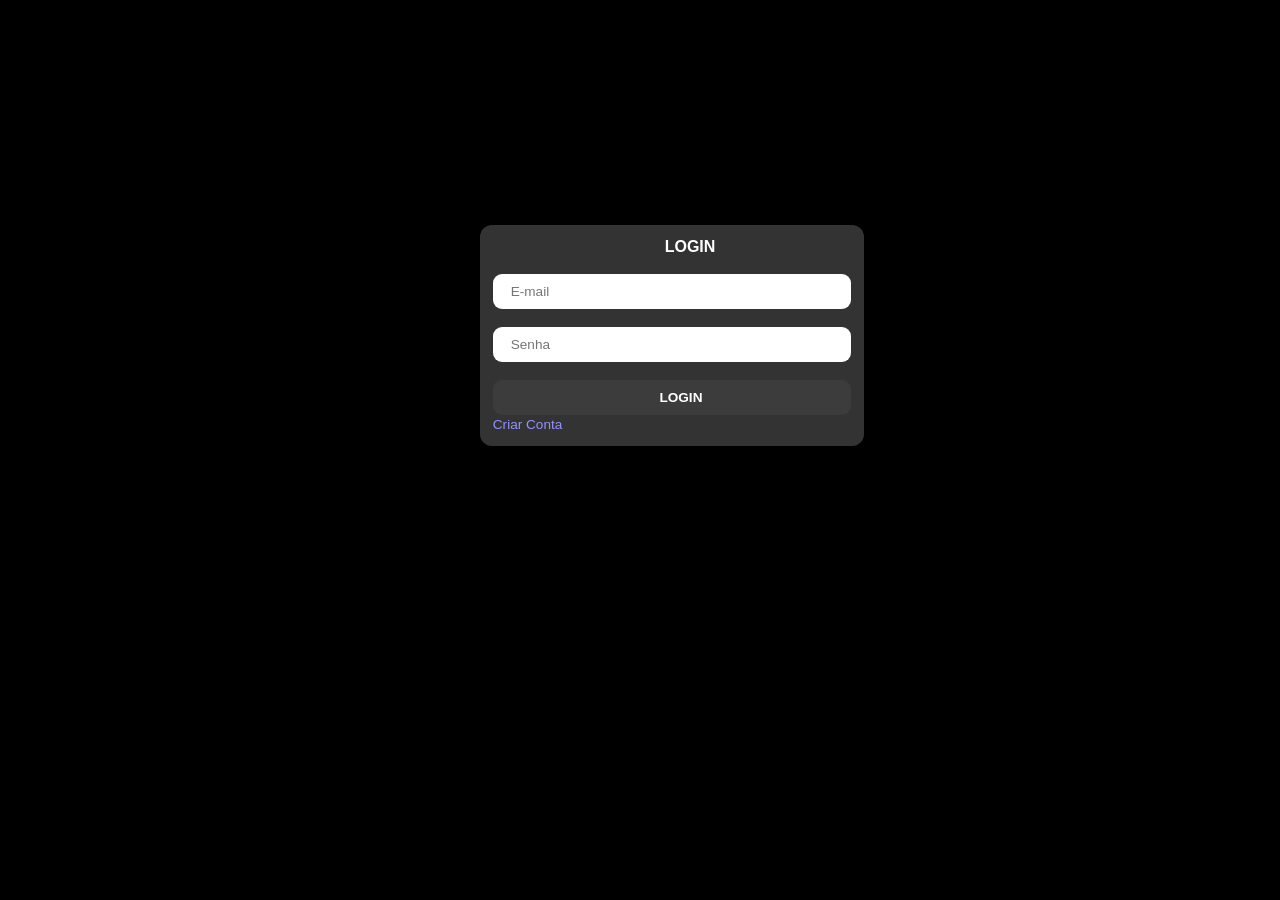
<file: index.html>
<!doctype html>
<html lang="pt-br">
  <head>
    <meta charset="UTF-8" />
    <meta name="viewport" content="width=device-width, initial-scale=1.0" />
    <title>Skins</title>
    <link rel="stylesheet" href="./assets/css/index.css" />
    <script src="./assets/js/index.js" defer></script>
  </head>
  <body>
    <main>
      <section id="cadastro">
        <form action="./index.html">
          <h2>Cadastro</h2>

          <input
            type="text"
            maxlength="10"
            placeholder="usuario"
            required
            class="campo"
            name="fusuario"
          />

          <input
            type="email"
            maxlength="70"
            placeholder="E-mail"
            required
            class="campo"
            name="femail"
          />

          <input
            type="password"
            maxlength="12"
            minlength="8"
            placeholder="Senha"
            required
            class="campo"
            name="fsenha"
          />

          <input
            type="password"
            maxlength="12"
            minlength="8"
            placeholder="Senha"
            required
            class="campo"
            name="fsenha2"
          />

          <button class="campo botao">Cadastrar</button>
          <a id="conta2" class="alternar">Já tem conta? Entre!</a>
        </form>
      </section>

      <section id="login">
        <form action="./home.html">
          <h2>Login</h2>

          <input
            type="email"
            maxlength="70"
            placeholder="E-mail"
            required
            class="campo"
            name="femail"
          />

          <input
            type="password"
            maxlength="12"
            minlength="8"
            placeholder="Senha"
            required
            class="campo"
            name="fsenha"
          />

          <button class="campo botao">Login</button>
          <a id="conta" class="alternar">Criar Conta</a>
        </form>
      </section>
    </main>
  </body>
</html>
</file>
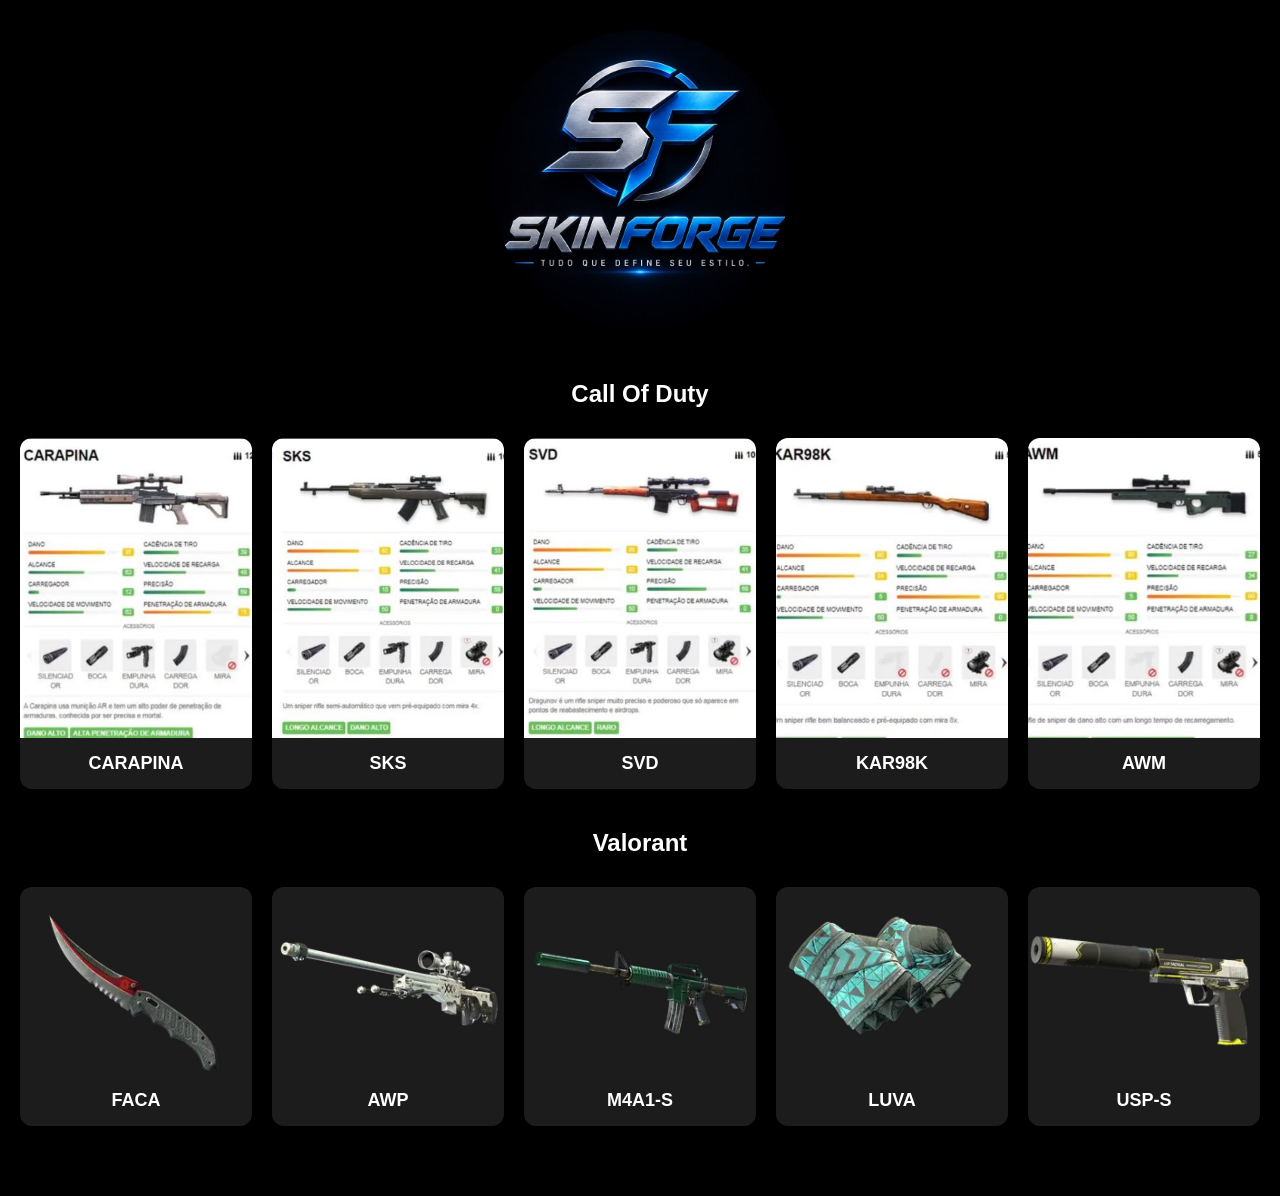
<file: home.html>
<!doctype html>
<html lang="pt-br">

<head>
    <meta charset="UTF-8">
    <meta name="viewport" content="width=device-width, initial-scale=1.0">
    <title>Skins</title>

    <link rel="stylesheet" href="./assets/css/home.css">
    <script src="./assets/js/index.js" defer></script>
</head>

<body>

    <main>

        <div class="logo">
            <img src="./assets/img/logo.jpeg" alt="Logo">
        </div>

        <section class="game" id="COD">

            <h1>Call Of Duty</h1>

            <div class="skin">
                <img src="./assets/img/1.jpeg" alt="">
                <h3>CARAPINA</h3>
            </div>

            <div class="skin">
                <img src="./assets/img/2.jpeg" alt="">
                <h3>SKS</h3>
            </div>

            <div class="skin">
                <img src="./assets/img/3.jpeg" alt="">
                <h3>SVD</h3>
            </div>

            <div class="skin">
                <img src="./assets/img/4.jpeg" alt="">
                <h3>KAR98K</h3>
            </div>

            <div class="skin">
                <img src="./assets/img/5.jpeg" alt="">
                <h3>AWM</h3>
            </div>

        </section>


        <section class="game" id="valorant">

            <h1>Valorant</h1>

            <div class="skin1">
                <img src="./assets/img/6.webp" alt="">
                <h3>FACA</h3>
            </div>

            <div class="skin1">
                <img src="./assets/img/8.webp" alt="">
                <h3>AWP</h3>
            </div>

            <div class="skin1">
                <img src="./assets/img/10.webp" alt="">
                <h3>M4A1-S</h3>
            </div>

            <div class="skin1">
                <img src="./assets/img/7.webp" alt="">
                <h3>LUVA</h3>
            </div>

            <div class="skin1">
                <img src="./assets/img/9.webp" alt="">
                <h3>USP-S</h3>
            </div>

        </section>

        <footer></footer>

    </main>

</body>

</html>
</file>
<file: assets/css/index.css>
*{
    margin: 0;
    padding: 0;
    box-sizing: border-box;
}
main {
    width: 100%;
    height: 100vh;
    background: #000;
}

section{
    width: 30%;
    height: auto;
    background: #333;
    margin-left: 37.5%;
    margin-top: 25vh;
    float: left; /* descolar do main */
    border-radius: 12px;
    box-shadow: 1px 1px 3px #000000;
    padding: 1%;
}
section h2{
    font-family: Arial, "Helvetica Neue", Helvetica, sans-serif;
    font-size: 1rem;
    text-transform: uppercase;
    text-align: center;
    font-weight: bold;
    color: #ffffff;
    margin-left: 4vh;
}
section input{
    width: 100%;
    height: 35px;
    margin-top: 2vh;
    border: 0;
    border-radius: 9px;
    text-indent: 5%;
    outline: none;
    font-family: Arial, "Helvetica Neue", Helvetica, sans-serif;
    font-size: 0.85rem;
    color: #333;
}
section button{
    width: 100%;
    height: 35px;
    margin-top: 2vh;
    border: 0;
    border-radius: 9px;
    text-indent: 5%;
    outline: none;
    font-family: Arial, "Helvetica Neue", Helvetica, sans-serif;
    font-size: 0.85rem;
    color: #fff;
    background: #3c3c3c;
    font-weight: bold;
    text-transform: uppercase;
}
#conta{
    font-family: Arial, "Helvetica Neue", Helvetica, sans-serif;
    color: rgb(146, 146, 255);
    font-size: 0.85rem;
    margin-top: 5vh;
}
#conta2{
    font-family: Arial, "Helvetica Neue", Helvetica, sans-serif;
    color: rgb(146, 146, 255);
    margin-left: 43vh;
    font-size: 0.85rem;
    margin-top: 5vh;
}
</file>
<file: assets/css/home.css>
* {
    margin: 0;
    padding: 0;
    box-sizing: border-box;
}

body {
    font-family: Arial, sans-serif;
    background: #000000;
    color: white;
}

.logo {
    width: 100%;
    padding: 30px 20px;
    text-align: center;
}

.logo img {
    width: 300px;
    max-width: 100%;
    height: auto;
    display: block;
    margin: 0 auto;
    border-radius: 200px;
}

.game {
    max-width: 1400px;
    margin: 0 auto;
    padding: 20px;
    display: grid;
    grid-template-columns: repeat(5, 1fr);
    gap: 20px;
}

.game h1 {
    grid-column: 1 / -1;
    text-align: center;
    margin-bottom: 10px;
}

.skin {
    background: #1c1c1c;
    border-radius: 12px;
    overflow: hidden;
    text-align: center;
    transition: 0.3s;
}

.skin:hover {
    transform: translateY(-5px);
}

.skin img {
    width: 100%;
    height: 300px;
    object-fit: cover;
    display: block;
}

.skin h3 {
    padding: 15px;
    font-size: 18px;
}

.skin1 {
    background: #1c1c1c;
    border-radius: 12px;
    overflow: hidden;
    text-align: center;
    transition: 0.3s;
}

.skin1:hover {
    transform: translateY(-5px);
}

.skin1 img {
    width: 100%;
    height: 170px;
    object-fit: cover;
    display: block;
    margin-top: 2vh;
}

.skin1 h3 {
    padding: 15px;
    font-size: 18px;
}


footer {
    height: 50px;
}

@media (max-width: 1100px) {
    .game {
        grid-template-columns: repeat(3, 1fr);
    }
}

@media (max-width: 800px) {
    .game {
        grid-template-columns: repeat(2, 1fr);
    }
}

@media (max-width: 500px) {
    .game {
        grid-template-columns: 1fr;
    }

    .skin img {
        height: 300px;
    }
}
</file>
